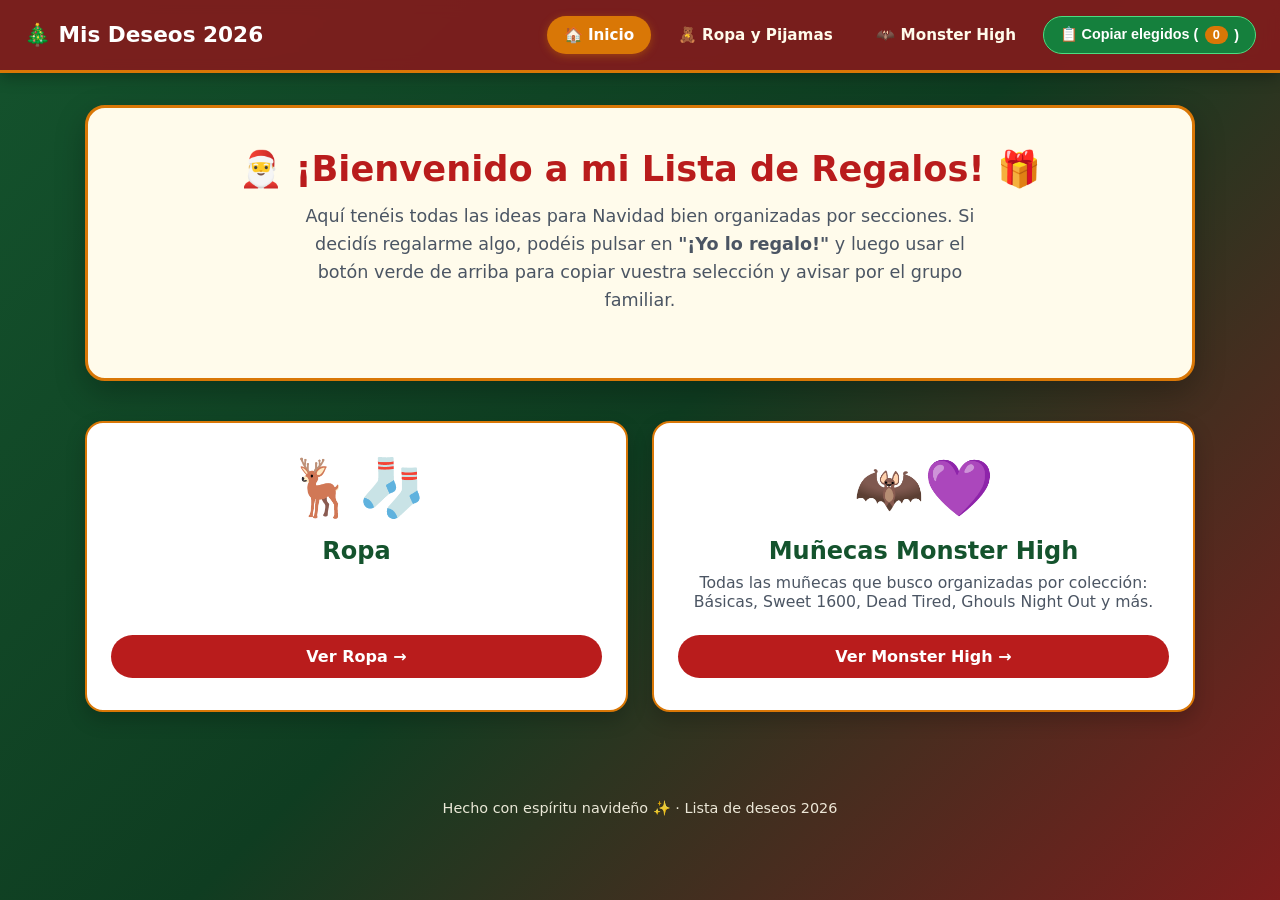
<file: index.html>
<!DOCTYPE html>
<html lang="es">
<head>
    <meta charset="UTF-8">
    <meta name="viewport" content="width=device-width, initial-scale=1.0">
    <title>🎄 Mi Lista de Deseos - Cumple y Navidad 2026</title>
    <link rel="stylesheet" href="css/styles.css">
</head>
<body>
    <div id="snow-container"></div>

    <nav class="navbar">
        <a href="index.html" class="nav-brand">🎄 Mis Deseos 2026</a>
        <div class="nav-links">
            <a href="index.html" class="active">🏠 Inicio</a>
            <a href="ropa.html">🧸 Ropa y Pijamas</a>
            <a href="munecas.html">🦇 Monster High</a>
            <button class="btn-whatsapp-nav" onclick="copiarResumenWhatsApp()">
                📋 Copiar elegidos (<span class="reserva-count">0</span>)
            </button>
        </div>
    </nav>

    <main class="container">
        <section class="hero">
            <h1>🎅 ¡Bienvenido a mi Lista de Regalos! 🎁</h1>
            <p>
                Aquí tenéis todas las ideas para Navidad bien organizadas por secciones.
                Si decidís regalarme algo, podéis pulsar en <strong>"¡Yo lo regalo!"</strong> y luego usar el botón
                verde de arriba para copiar vuestra selección y avisar por el grupo familiar.
            </p>
           
        </section>

        <section class="category-grid">
            <a href="ropa.html" class="category-card">
                <div>
                    <div class="category-icon">🦌🧦</div>
                    <h2>Ropa</h2>
                   
                </div>
                <span class="btn-primary">Ver Ropa →</span>
            </a>

            <a href="munecas.html" class="category-card">
                <div>
                    <div class="category-icon">🦇💜</div>
                    <h2>Muñecas Monster High</h2>
                    <p>
                        Todas las muñecas que busco organizadas por colección: Básicas,
                        Sweet 1600, Dead Tired, Ghouls Night Out y más.
                    </p>
                </div>
                <span class="btn-primary">Ver Monster High →</span>
            </a>
        </section>
    </main>

    <footer>
        Hecho con espíritu navideño ✨ · Lista de deseos 2026
    </footer>

    <script src="js/data.js"></script>
    <script src="js/app.js"></script>
</body>
</html>
</file>
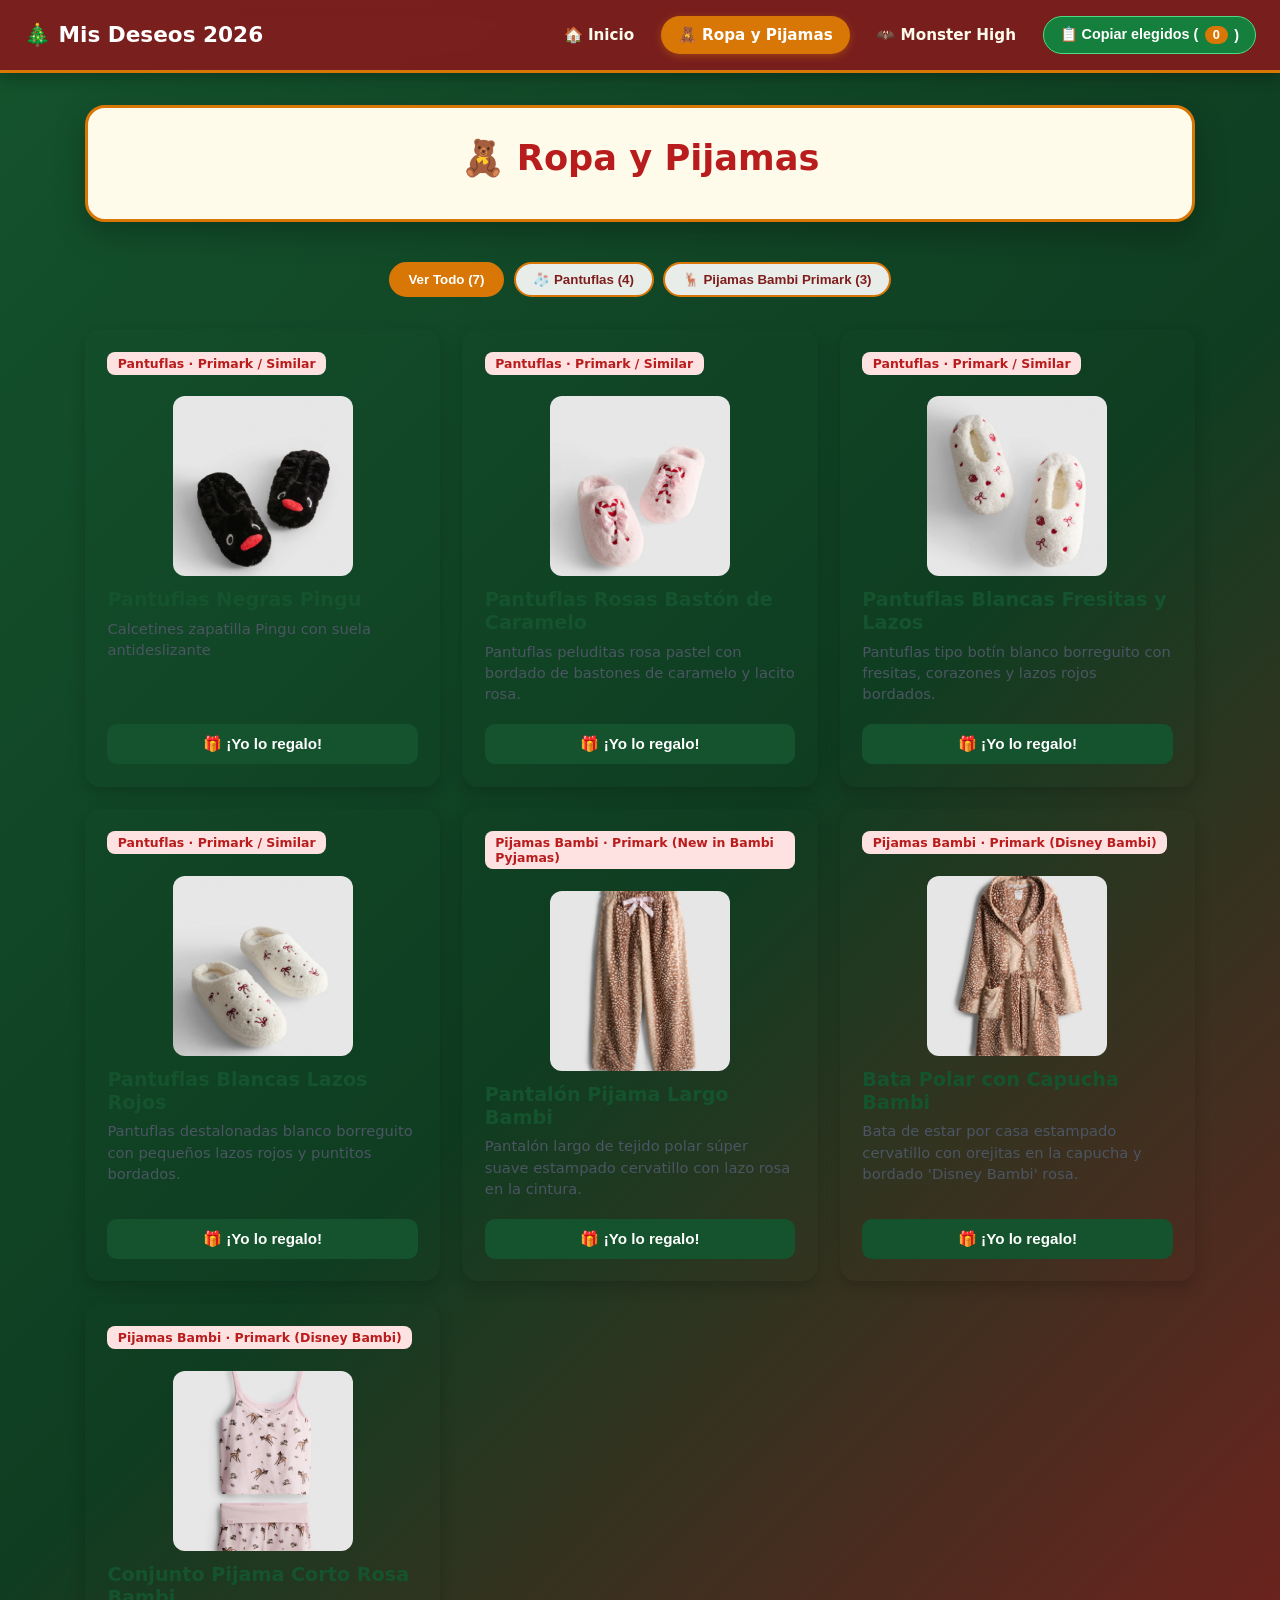
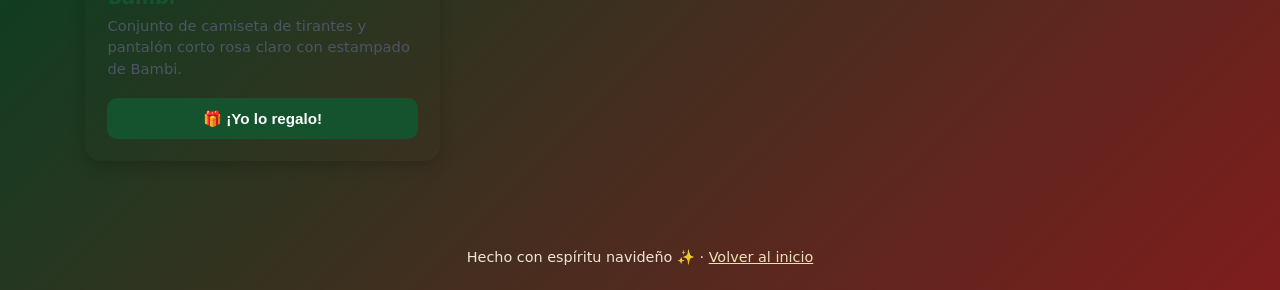
<file: ropa.html>
<!DOCTYPE html>
<html lang="es">
<head>
    <meta charset="UTF-8">
    <meta name="viewport" content="width=device-width, initial-scale=1.0">
    <title>🧸 Ropa y Pijamas - Lista de Deseos</title>
    <link rel="stylesheet" href="css/styles.css">
</head>
<body>
    <div id="snow-container"></div>

    <nav class="navbar">
        <a href="index.html" class="nav-brand">🎄 Mis Deseos 2026</a>
        <div class="nav-links">
            <a href="index.html">🏠 Inicio</a>
            <a href="ropa.html" class="active">🧸 Ropa y Pijamas</a>
            <a href="munecas.html">🦇 Monster High</a>
            <button class="btn-whatsapp-nav" onclick="copiarResumenWhatsApp()">
                📋 Copiar elegidos (<span class="reserva-count">0</span>)
            </button>
        </div>
    </nav>

    <main class="container">
        <section class="hero" style="padding: 1.8rem;">
            <h1>🧸 Ropa y Pijamas </h1>
            
        </section>

        <div class="filters">
            <button class="filter-btn active" onclick="filtrarRopa('Todas', this)">Ver Todo (7)</button>
            <button class="filter-btn" onclick="filtrarRopa('Pantuflas', this)">🧦 Pantuflas (4)</button>
            <button class="filter-btn" onclick="filtrarRopa('Pijamas Bambi', this)">🦌 Pijamas Bambi Primark (3)</button>
        </div>

        <section id="ropa-container" class="gifts-grid"></section>
    </main>

    <footer>
        Hecho con espíritu navideño ✨ · <a href="index.html" style="color: #fef3c7;">Volver al inicio</a>
    </footer>

    <script src="js/data.js"></script>
    <script src="js/app.js"></script>
    <script>
        let filtroActual = "Todas";

        function renderRopa() {
            const container = document.getElementById("ropa-container");
            const reservas = obtenerReservas();
            container.innerHTML = "";

            const filtrados = REGALOS_DATA.ropa.filter(item =>
                filtroActual === "Todas" || item.categoria === filtroActual
            );

            filtrados.forEach(item => {
                const estaReservado = !!reservas[item.id];
                const card = document.createElement("article");
                card.className = `gift-card ${estaReservado ? "reserved" : ""}`;
                card.innerHTML = `
                    <div>
                        <span class="gift-tag">${item.categoria} · ${item.tienda}</span>
                        <div class="gift-foto">${item.foto ? `<img src="${item.foto}" alt="${item.nombre}" class="foto-regalo">` : item.emoji}</div>                        <h3 class="gift-title">${item.nombre}</h3>
                        <p class="gift-desc">${item.descripcion}</p>
                    </div>
                    <button class="btn-reserve" onclick="manejarReservaRopa('${item.id}', '${item.nombre}')">
                        ${estaReservado ? "✅ ¡Reservado por mí! (Quitar)" : "🎁 ¡Yo lo regalo!"}
                    </button>
                `;
                container.appendChild(card);
            });
        }

        function filtrarRopa(categoria, btn) {
            filtroActual = categoria;
            document.querySelectorAll(".filter-btn").forEach(b => b.classList.remove("active"));
            btn.classList.add("active");
            renderRopa();
        }

        function manejarReservaRopa(id, nombre) {
            toggleReserva(id, `${nombre} (Ropa/Pijama)`);
            renderRopa();
        }

        document.addEventListener("DOMContentLoaded", renderRopa);
    </script>
</body>
</html>
</file>
<file: css/styles.css>
:root {
    --rojo-navidad: #b91c1c;
    --rojo-oscuro: #7f1d1d;
    --verde-pino: #14532d;
    --verde-claro: #166534;
    --dorado: #d97706;
    --dorado-claro: #fef3c7;
    --crema: #fffbeb;
    --blanco: #ffffff;
    --texto: #1f2937;
    --gris-suave: #f3f4f6;
}

* {
    box-sizing: border-box;
    margin: 0;
    padding: 0;
}

body {
    font-family: 'Segoe UI', system-ui, -apple-system, sans-serif;
    background: linear-gradient(135deg, #14532d 0%, #0f3d21 50%, #7f1d1d 100%);
    color: var(--texto);
    min-height: 100vh;
    position: relative;
    overflow-x: hidden;
}

/* Nieve */
#snow-container {
    position: fixed;
    top: 0;
    left: 0;
    width: 100%;
    height: 100%;
    pointer-events: none;
    z-index: 999;
}

.snowflake {
    position: absolute;
    top: -20px;
    color: white;
    user-select: none;
    animation: fall linear infinite;
}

@keyframes fall {
    0% { transform: translateY(-20px) rotate(0deg); }
    100% { transform: translateY(105vh) rotate(360deg); }
}

/* Navbar */
.navbar {
    background: rgba(127, 29, 29, 0.95);
    backdrop-filter: blur(8px);
    border-bottom: 3px solid var(--dorado);
    padding: 1rem 1.5rem;
    position: sticky;
    top: 0;
    z-index: 100;
    display: flex;
    flex-wrap: wrap;
    justify-content: space-between;
    align-items: center;
    gap: 1rem;
    box-shadow: 0 4px 15px rgba(0,0,0,0.3);
}

.nav-brand {
    color: var(--blanco);
    font-size: 1.35rem;
    font-weight: 800;
    text-decoration: none;
    display: flex;
    align-items: center;
    gap: 0.5rem;
}

.nav-links {
    display: flex;
    flex-wrap: wrap;
    gap: 0.6rem;
    align-items: center;
}

.nav-links a {
    color: var(--crema);
    text-decoration: none;
    padding: 0.55rem 1rem;
    border-radius: 999px;
    font-weight: 600;
    font-size: 0.95rem;
    transition: all 0.2s;
    border: 1px solid transparent;
}

.nav-links a:hover,
.nav-links a.active {
    background: var(--dorado);
    color: var(--blanco);
    box-shadow: 0 2px 8px rgba(217, 119, 6, 0.4);
}

.btn-whatsapp-nav {
    background: #15803d;
    color: white;
    border: 1px solid #4ade80;
    padding: 0.55rem 1rem;
    border-radius: 999px;
    font-weight: 700;
    cursor: pointer;
    display: flex;
    align-items: center;
    gap: 0.4rem;
    font-size: 0.9rem;
    transition: transform 0.15s, background 0.2s;
}

.btn-whatsapp-nav:hover {
    background: #166534;
    transform: scale(1.03);
}

.reserva-count {
    background: var(--dorado);
    color: white;
    padding: 0.1rem 0.5rem;
    border-radius: 999px;
    font-size: 0.8rem;
}

/* Contenedor Principal */
.container {
    max-width: 1150px;
    margin: 0 auto;
    padding: 2rem 1.25rem 4rem;
    position: relative;
    z-index: 10;
}

/* Hero / Cabecera */
.hero {
    background: var(--crema);
    border: 3px solid var(--dorado);
    border-radius: 20px;
    padding: 2.5rem 2rem;
    text-align: center;
    margin-bottom: 2.5rem;
    box-shadow: 0 12px 30px rgba(0,0,0,0.25);
}

.hero h1 {
    color: var(--rojo-navidad);
    font-size: 2.2rem;
    margin-bottom: 0.75rem;
}

.hero p {
    font-size: 1.1rem;
    color: #4b5563;
    max-width: 700px;
    margin: 0 auto 1.5rem;
    line-height: 1.6;
}

/* Tarjetas de Categoría en Portada */
.category-grid {
    display: grid;
    grid-template-columns: repeat(auto-fit, minmax(290px, 1fr));
    gap: 1.5rem;
    margin-top: 1.5rem;
}

.category-card {
    background: var(--blanco);
    border-radius: 18px;
    padding: 2rem 1.5rem;
    text-align: center;
    text-decoration: none;
    color: var(--texto);
    border: 2px solid var(--dorado);
    box-shadow: 0 8px 20px rgba(0,0,0,0.2);
    transition: transform 0.25s, box-shadow 0.25s;
    display: flex;
    flex-direction: column;
    justify-content: space-between;
}

.category-card:hover {
    transform: translateY(-6px);
    box-shadow: 0 14px 28px rgba(0,0,0,0.3);
}

.category-icon {
    font-size: 3.5rem;
    margin-bottom: 1rem;
}

.category-card h2 {
    color: var(--verde-pino);
    margin-bottom: 0.5rem;
    font-size: 1.5rem;
}

.category-card p {
    color: #4b5563;
    margin-bottom: 1.5rem;
    font-size: 0.98rem;
}

.btn-primary {
    display: inline-block;
    background: var(--rojo-navidad);
    color: white;
    padding: 0.75rem 1.5rem;
    border-radius: 999px;
    font-weight: 700;
    text-decoration: none;
    border: none;
    cursor: pointer;
    transition: background 0.2s;
}

.btn-primary:hover {
    background: var(--rojo-oscuro);
}

/* Filtros */
.filters {
    display: flex;
    flex-wrap: wrap;
    gap: 0.6rem;
    justify-content: center;
    margin-bottom: 2rem;
}

.filter-btn {
    background: rgba(255, 255, 255, 0.9);
    border: 2px solid var(--dorado);
    color: var(--rojo-oscuro);
    padding: 0.5rem 1.1rem;
    border-radius: 999px;
    font-weight: 700;
    cursor: pointer;
    transition: all 0.2s;
}

.filter-btn.active,
.filter-btn:hover {
    background: var(--dorado);
    color: white;
}

/* Grid de Regalos */
.gifts-grid {
    display: grid;
    grid-template-columns: repeat(auto-fill, minmax(270px, 1fr));
    gap: 1.4rem;
}

.gift-card {
    background: var(--blanco);
    border-radius: 16px;
    padding: 1.4rem;
    border: 2px solid #e5e7eb;
    box-shadow: 0 6px 16px rgba(0,0,0,0.18);
    display: flex;
    flex-direction: column;
    justify-content: space-between;
    transition: transform 0.2s, border-color 0.2s;
    position: relative;
}

.gift-card:hover {
    transform: translateY(-4px);
}

.gift-card.priority {
    border: 3px solid var(--dorado);
    background: linear-gradient(to bottom, #fffbeb, #ffffff);
}

.gift-card.reserved {
    background: #f0fdf4;
    border-color: #16a34a;
}

.badge-priority {
    position: absolute;
    top: -12px;
    right: 14px;
    background: var(--dorado);
    color: white;
    font-size: 0.78rem;
    font-weight: 800;
    padding: 0.25rem 0.75rem;
    border-radius: 999px;
    box-shadow: 0 2px 6px rgba(0,0,0,0.2);
}

.gift-tag {
    display: inline-block;
    background: #fee2e2;
    color: var(--rojo-navidad);
    font-size: 0.78rem;
    font-weight: 700;
    padding: 0.25rem 0.65rem;
    border-radius: 8px;
    margin-bottom: 0.6rem;
    width: fit-content;
}

.foto-regalo {
   width: 180px;           
    height: 180px;          
    object-fit: cover;     
    border-radius: 12px;    
    display: block;       
    margin: 12px auto;
}

.gift-title {
    font-size: 1.2rem;
    color: var(--verde-pino);
    margin-bottom: 0.4rem;
    font-weight: 800;
}

.gift-desc {
    font-size: 0.92rem;
    color: #4b5563;
    margin-bottom: 1.2rem;
    line-height: 1.45;
}

.btn-reserve {
    width: 100%;
    padding: 0.7rem;
    border-radius: 10px;
    border: none;
    font-weight: 700;
    font-size: 0.95rem;
    cursor: pointer;
    background: var(--verde-pino);
    color: white;
    transition: background 0.2s;
}

.btn-reserve:hover {
    background: var(--verde-claro);
}

.gift-card.reserved .btn-reserve {
    background: #16a34a;
}

/* Sección de Colección Monster High */
.collection-section {
    margin-bottom: 2.5rem;
}

.collection-title {
    color: var(--crema);
    background: rgba(127, 29, 29, 0.85);
    border-left: 6px solid var(--dorado);
    padding: 0.65rem 1.2rem;
    border-radius: 0 12px 12px 0;
    margin-bottom: 1.2rem;
    font-size: 1.35rem;
    display: inline-block;
}

/* Toast Notification */
.toast {
    position: fixed;
    bottom: 24px;
    right: 24px;
    background: #14532d;
    color: white;
    border: 2px solid var(--dorado);
    padding: 1rem 1.4rem;
    border-radius: 12px;
    font-weight: 600;
    box-shadow: 0 10px 25px rgba(0,0,0,0.35);
    z-index: 1000;
    opacity: 0;
    transform: translateY(20px);
    transition: all 0.3s;
    max-width: 340px;
}

.toast.show {
    opacity: 1;
    transform: translateY(0);
}

footer {
    text-align: center;
    color: var(--crema);
    padding: 1.5rem;
    font-size: 0.9rem;
    opacity: 0.9;
}

/* Contenedor principal que da la perspectiva 3D */
.gift-card {
    perspective: 1000px;
    background: transparent !important; /* Quitamos el fondo antiguo para que funcione el giro */
    border: none !important;
}

/* El elemento interno que rota */
.gift-card-inner {
    position: relative;
    width: 100%;
    height: 100%;
    text-align: center;
    transition: transform 0.6s;
    transform-style: preserve-style3d;
    cursor: pointer;
}

/* Clase que se activa al hacer clic para girar */
.gift-card.flipped .gift-card-inner {
    transform: rotateY(180deg);
}

/* Las dos caras de la tarjeta */
.gift-card-front, .gift-card-forefront {
    position: absolute;
    width: 100%;
    height: 100%;
    backface-visibility: hidden;
    border-radius: 12px;
    box-shadow: 0 4px 6px rgba(0,0,0,0.1);
    background: white; /* O el color de fondo que tuviera tu tarjeta original */
    display: flex;
    flex-direction: column;
    justify-content: space-between;
    padding: 15px;
    box-sizing: border-box;
}

/* La parte trasera (donde irán los enlaces) */
.gift-card-forefront {
    transform: rotateY(180deg);
    overflow-y: auto;
}
</file>
